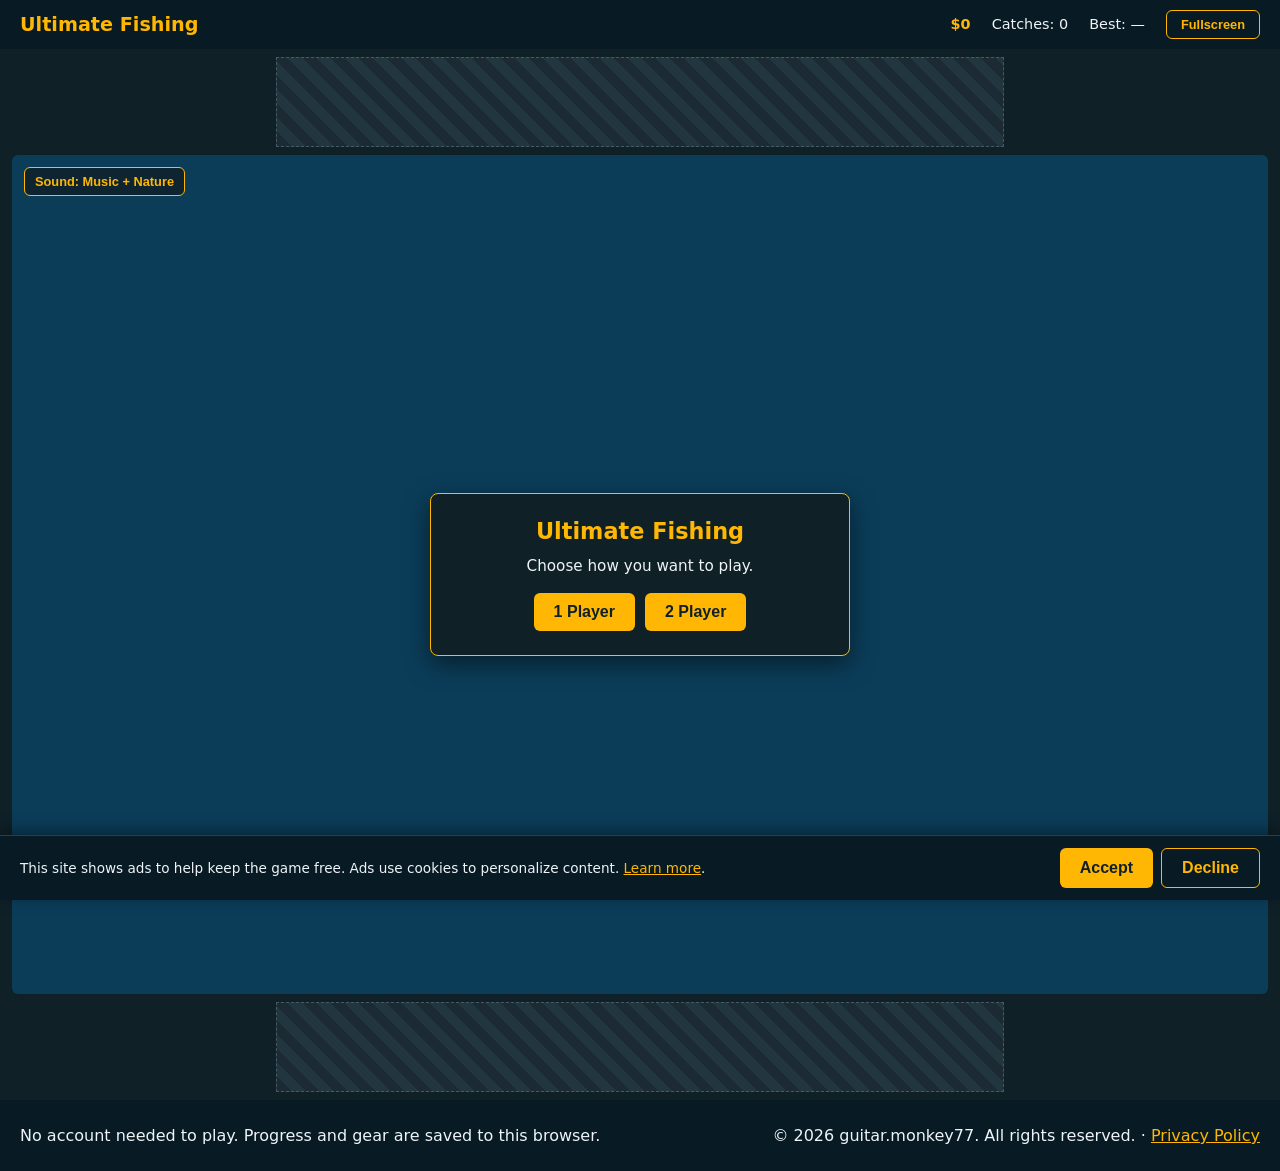
<file: index.html>
<!DOCTYPE html>
<html lang="en">
<head>
  <meta charset="UTF-8" />
  <meta name="viewport" content="width=device-width, initial-scale=1.0, viewport-fit=cover" />
  <title>Ultimate Fishing — Free 3D Browser Fishing Game</title>
  <meta name="description" content="Ultimate Fishing is a free 3D fishing game you can play in your browser. Cast from the dock, reel in 13 species, and upgrade your gear. No download or account needed." />
  <link rel="stylesheet" href="style.css" />
</head>
<body>
  <div id="app">
    <header id="top-bar">
      <h1>Ultimate Fishing</h1>
      <div id="hud-summary">
        <span id="currency-display" class="currency-display">$0</span>
        <span id="catch-count">Catches: 0</span>
        <span id="best-catch">Best: —</span>
        <button type="button" id="fullscreen-button" class="menu-button menu-button-secondary">Fullscreen</button>
      </div>
    </header>

    <div id="toast-stack"></div>

    <div id="ad-slot-top" class="ad-slot" data-ad-size="728x90">
      <!-- TODO: replace data-ad-client/data-ad-slot below with your real AdSense values -->
      <ins class="adsbygoogle" style="display:inline-block;width:728px;height:90px"
           data-ad-client="ca-pub-0000000000000000" data-ad-slot="0000000000"></ins>
    </div>

    <main id="game-layout">
      <div id="ad-slot-side" class="ad-slot ad-slot-vertical" data-ad-size="160x600">
        <ins class="adsbygoogle" style="display:inline-block;width:160px;height:600px"
             data-ad-client="ca-pub-0000000000000000" data-ad-slot="0000000000"></ins>
      </div>

      <div id="game-stage">
        <canvas id="game-canvas" width="900" height="600"></canvas>
        <div id="hud-overlay"></div>
        <div id="menu-overlay" class="overlay"></div>
        <div id="hud-overlay-p2"></div>
        <div id="menu-overlay-p2" class="overlay"></div>
      </div>
    </main>

    <div id="ad-slot-footer" class="ad-slot" data-ad-size="728x90">
      <ins class="adsbygoogle" style="display:inline-block;width:728px;height:90px"
           data-ad-client="ca-pub-0000000000000000" data-ad-slot="0000000000"></ins>
    </div>

    <footer id="bottom-bar">
      <p>No account needed to play. Progress and gear are saved to this browser.</p>
      <p>&copy; 2026 guitar.monkey77. All rights reserved. · <a href="privacy-policy.html">Privacy Policy</a></p>
    </footer>
  </div>

  <script type="importmap">
  {
    "imports": {
      "three": "./vendor/three/build/three.module.js",
      "three/addons/": "./vendor/three/addons/"
    }
  }
  </script>
  <script type="module" src="main.js"></script>
  <script type="module" src="ads.js"></script>
</body>
</html>
</file>
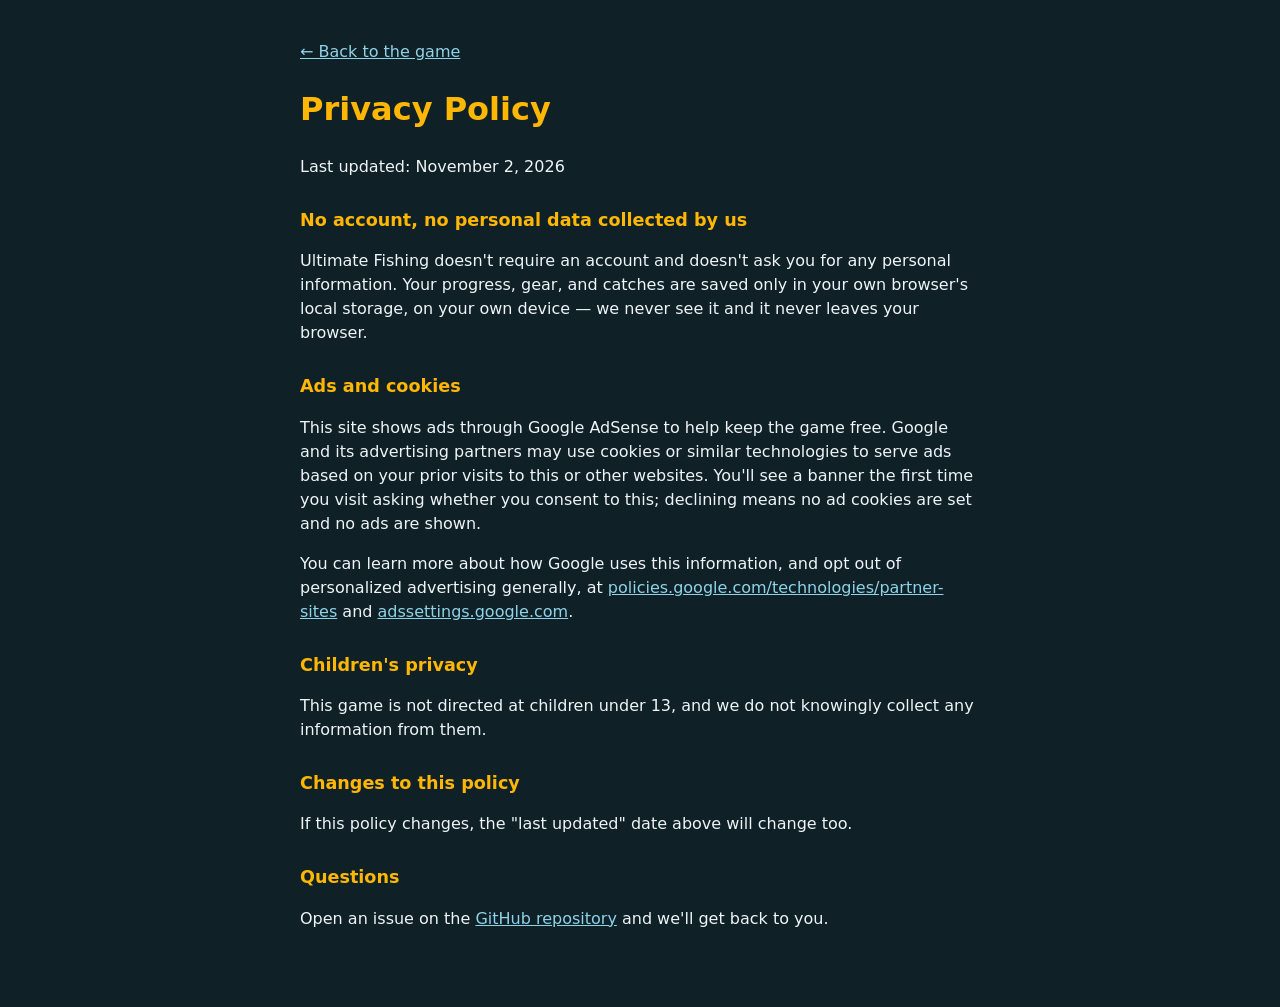
<file: privacy-policy.html>
<!DOCTYPE html>
<html lang="en">
<head>
  <meta charset="UTF-8" />
  <meta name="viewport" content="width=device-width, initial-scale=1.0" />
  <title>Privacy Policy — Ultimate Fishing</title>
  <link rel="stylesheet" href="style.css" />
  <style>
    .policy-page { max-width: 720px; margin: 0 auto; padding: 24px 20px 60px; line-height: 1.5; }
    .policy-page h1 { color: var(--color-ui-accent); }
    .policy-page h2 { color: var(--color-ui-accent); font-size: 1.1rem; margin-top: 28px; }
    .policy-page a { color: #8fd3e8; }
  </style>
</head>
<body>
  <div class="policy-page">
    <p><a href="index.html">&larr; Back to the game</a></p>
    <h1>Privacy Policy</h1>
    <p>Last updated: November 2, 2026</p>

    <h2>No account, no personal data collected by us</h2>
    <p>Ultimate Fishing doesn't require an account and doesn't ask you for any personal
    information. Your progress, gear, and catches are saved only in your own browser's
    local storage, on your own device — we never see it and it never leaves your browser.</p>

    <h2>Ads and cookies</h2>
    <p>This site shows ads through Google AdSense to help keep the game free. Google and
    its advertising partners may use cookies or similar technologies to serve ads based on
    your prior visits to this or other websites. You'll see a banner the first time you
    visit asking whether you consent to this; declining means no ad cookies are set and no
    ads are shown.</p>
    <p>You can learn more about how Google uses this information, and opt out of
    personalized advertising generally, at
    <a href="https://policies.google.com/technologies/partner-sites" target="_blank" rel="noopener">policies.google.com/technologies/partner-sites</a>
    and <a href="https://adssettings.google.com/" target="_blank" rel="noopener">adssettings.google.com</a>.</p>

    <h2>Children's privacy</h2>
    <p>This game is not directed at children under 13, and we do not knowingly collect any
    information from them.</p>

    <h2>Changes to this policy</h2>
    <p>If this policy changes, the "last updated" date above will change too.</p>

    <h2>Questions</h2>
    <p>Open an issue on the
    <a href="https://github.com/Monkeyboy1477/ultimate-fishing/issues" target="_blank" rel="noopener">GitHub repository</a>
    and we'll get back to you.</p>
  </div>
</body>
</html>
</file>
<file: style.css>
:root {
  --color-water-deep: #0b3d59;
  --color-water-surface: #1e6e8c;
  --color-sand: #d8c58f;
  --color-ui-bg: #0f2027;
  --color-ui-accent: #ffb703;
  --color-text: #eef4f7;
  --color-danger: #e63946;
}

* { box-sizing: border-box; }

body {
  margin: 0;
  background: var(--color-ui-bg);
  color: var(--color-text);
  font-family: system-ui, -apple-system, Segoe UI, Roboto, sans-serif;
}

#app {
  display: flex;
  flex-direction: column;
  min-height: 100vh;
}

#top-bar, #bottom-bar {
  display: flex;
  align-items: center;
  justify-content: space-between;
  padding: 10px 20px;
  background: #081a24;
}

#top-bar h1 { margin: 0; font-size: 1.2rem; color: var(--color-ui-accent); }

#hud-summary span { margin-left: 16px; font-size: 0.9rem; }

#fullscreen-button {
  margin-left: 16px;
  padding: 6px 14px;
  font-size: 0.8rem;
  vertical-align: middle;
}
#fullscreen-button[hidden] { display: none; }
/* Touch layouts already fill the screen edge-to-edge and the top bar is already cramped
   there (see .touch #top-bar below), so the button would only crowd it for little benefit. */
.touch #fullscreen-button { display: none; }

/* --- main.js/ui.js: toasts (daily bonus, achievement unlocks) --- */
#toast-stack {
  position: fixed;
  top: 12px;
  left: 50%;
  transform: translateX(-50%);
  z-index: 200;
  display: flex;
  flex-direction: column;
  align-items: center;
  gap: 8px;
  pointer-events: none;
}

.toast {
  background: rgba(15, 32, 39, 0.95);
  border: 1px solid var(--color-ui-accent);
  border-radius: 6px;
  padding: 10px 18px;
  font-size: 0.9rem;
  font-weight: 600;
  color: var(--color-text);
  box-shadow: 0 4px 16px rgba(0, 0, 0, 0.4);
  opacity: 0;
  transform: translateY(-10px);
  transition: opacity 0.3s, transform 0.3s;
  max-width: min(420px, 90vw);
  text-align: center;
}

.toast-visible { opacity: 1; transform: translateY(0); }

/* --- main.js: 2P shared-menu quick-access button (visible equivalent of Escape) --- */
#shared-menu-button {
  position: absolute;
  top: 12px;
  left: 50%;
  transform: translateX(-50%);
  z-index: 8;
  padding: 8px 16px;
  font-size: 0.85rem;
  background: rgba(15, 32, 39, 0.75);
}
#shared-menu-button[hidden] { display: none; }

/* --- ui.js: shop panel rewarded-ad button --- */
.ad-reward-button { margin-bottom: 10px; }

.ad-slot {
  display: flex;
  align-items: center;
  justify-content: center;
  background: repeating-linear-gradient(45deg, #1b2a33, #1b2a33 10px, #223640 10px, #223640 20px);
  border: 1px dashed #445b66;
  color: #7f97a3;
  font-size: 0.8rem;
  margin: 8px auto;
}

.ad-placeholder-label { opacity: 0.8; }

#bottom-bar a { color: var(--color-ui-accent); }

/* --- ads.js: cookie-consent banner for AdSense --- */
#ads-consent-banner {
  position: fixed;
  left: 0;
  right: 0;
  bottom: 0;
  z-index: 50;
  display: flex;
  flex-wrap: wrap;
  align-items: center;
  justify-content: space-between;
  gap: 12px;
  padding: 12px 20px;
  background: #081a24;
  border-top: 1px solid rgba(255, 255, 255, 0.15);
  box-shadow: 0 -4px 16px rgba(0, 0, 0, 0.4);
}

#ads-consent-banner p {
  margin: 0;
  font-size: 0.85rem;
  color: var(--color-text);
  flex: 1 1 280px;
}

#ads-consent-banner a { color: var(--color-ui-accent); }

.ads-consent-buttons {
  display: flex;
  gap: 8px;
  flex-shrink: 0;
}

#ad-slot-top, #ad-slot-footer {
  width: 728px;
  max-width: 95%;
  height: 90px;
}

#game-layout {
  display: flex;
  justify-content: center;
  gap: 12px;
  padding: 0 12px;
  flex: 1;
}

.ad-slot-vertical {
  width: 160px;
  height: 600px;
  flex-shrink: 0;
  display: none;
}

@media (min-width: 1300px) {
  .ad-slot-vertical { display: flex; }
}

/* The game fills the window below the title bar, so full screen means a full-screen game. */
#game-stage {
  position: relative;
  flex: 1;
  min-width: 0;
  height: calc(100vh - var(--top-bar-height, 46px) - 12px);
  min-height: 360px;
}

#game-canvas {
  width: 100%;
  height: 100%;
  background: var(--color-water-deep);
  display: block;
  border-radius: 6px;
}

#hud-overlay, #menu-overlay {
  position: absolute;
  inset: 0;
  pointer-events: none;
}

#menu-overlay.active, #hud-overlay.active { pointer-events: auto; }

/* ---- 2P split-screen: #hud-overlay-p2/#menu-overlay-p2 double as Player 2's panes.
   They stay hidden outside .split-screen so they never appear in single-player. ---- */
#hud-overlay-p2, #menu-overlay-p2 { display: none; }

#game-stage.split-screen #hud-overlay,
#game-stage.split-screen #menu-overlay { right: 50%; left: 0; }

/* The shared pause/shop menu (main.js's openSharedMenu) lives in #menu-overlay but should
   cover the whole stage, not just Player 1's half -- this overrides the confinement above
   back to full-width while #game-stage carries this class. */
#game-stage.split-screen.shared-menu-open #menu-overlay { left: 0; right: 0; }

#game-stage.split-screen #hud-overlay-p2,
#game-stage.split-screen #menu-overlay-p2 { position: absolute; top: 0; bottom: 0; left: 50%; right: 0; pointer-events: none; }
#game-stage.split-screen #hud-overlay-p2 { display: block; }
#game-stage.split-screen #menu-overlay-p2 { display: flex; align-items: center; justify-content: center; }
#game-stage.split-screen #menu-overlay-p2.active { pointer-events: auto; }
#game-stage.split-screen::after { content: ''; position: absolute; top: 0; bottom: 0; left: 50%; width: 2px; background: rgba(255,255,255,0.25); pointer-events: none; }

/* While the shared pause/shop menu is open (full-width, see the shared-menu-open rule above),
   Player 2's own idle/result overlay must never intercept clicks meant for the shared menu's
   content -- even though #menu-overlay-p2.active normally re-enables pointer-events, which it
   stays while P2's own panel is simply sitting underneath the (now full-width) shared menu.
   Matches that rule's specificity (two IDs + two classes) and comes after it, so this wins. */
#game-stage.split-screen.shared-menu-open #hud-overlay-p2,
#game-stage.split-screen.shared-menu-open #menu-overlay-p2 { pointer-events: none; }

/* ---- render.js: HUD overlay panels (appended, scoped to hud- prefix) ---- */
.hud-panel {
  position: absolute;
  display: none;
  flex-direction: column;
  gap: 4px;
  background: rgba(15, 32, 39, 0.75);
  border: 1px solid rgba(255, 255, 255, 0.15);
  border-radius: 6px;
  padding: 8px 10px;
  font-size: 0.75rem;
  color: var(--color-text);
}

.hud-panel.visible { display: flex; }

.hud-power-panel { left: 4%; bottom: 5%; width: 26%; min-width: 120px; }

.hud-fight-panel { right: 4%; top: 4%; width: 34%; min-width: 150px; }

/* Per-player currency/catch count, shown only in 2P Competitive mode (see render.js's
   state.playerStats) -- sits opposite the fight panel so it doesn't collide with it. */
.hud-stats-panel { left: 4%; top: 4%; width: auto; min-width: 110px; }
.hud-stats-currency { color: var(--color-ui-accent); font-weight: 700; }

.hud-reel-hint { left: 50%; bottom: 5%; transform: translateX(-50%); white-space: nowrap; }

.hud-label { opacity: 0.85; }

.hud-species-name { font-weight: 600; color: var(--color-ui-accent); }

.hud-bar-track {
  position: relative;
  width: 100%;
  height: 10px;
  background: rgba(255, 255, 255, 0.12);
  border-radius: 5px;
  overflow: hidden;
}

.hud-bar-fill {
  position: absolute;
  left: 0;
  top: 0;
  height: 100%;
  width: 0%;
  border-radius: 5px;
  transition: width 0.05s linear, background-color 0.1s linear;
}

.hud-power-fill { background: var(--color-ui-accent); }

.hud-tension-fill { background: var(--color-danger); }

.hud-stamina-fill { background: #5fbf6e; }

.hud-distance-row { opacity: 0.85; }

/* --- ui.js: start screen / catch-result overlay panels --- */
#menu-overlay {
  display: flex;
  align-items: center;
  justify-content: center;
}

.menu-panel {
  background: var(--color-ui-bg);
  border: 1px solid var(--color-ui-accent);
  border-radius: 8px;
  padding: 24px 32px;
  max-width: 420px;
  width: 90%;
  text-align: center;
  box-shadow: 0 8px 24px rgba(0, 0, 0, 0.5);
}

.menu-panel-title {
  margin: 0 0 12px;
  color: var(--color-ui-accent);
  font-size: 1.4rem;
}

.menu-panel-text {
  margin: 0 0 16px;
  color: var(--color-text);
  font-size: 0.95rem;
  line-height: 1.4;
}

.menu-panel-note {
  margin: 0 0 16px;
  color: var(--color-ui-accent);
  font-weight: 600;
}

.menu-panel-result.menu-panel-fail .menu-panel-title {
  color: var(--color-danger);
}

.menu-button {
  background: var(--color-ui-accent);
  color: var(--color-ui-bg);
  border: none;
  border-radius: 6px;
  padding: 10px 20px;
  font-size: 1rem;
  font-weight: 600;
  cursor: pointer;
}

.menu-button:hover {
  filter: brightness(1.1);
}

.menu-button:disabled {
  opacity: 0.45;
  cursor: not-allowed;
  filter: none;
}

.menu-button-row {
  display: flex;
  gap: 10px;
  justify-content: center;
  flex-wrap: wrap;
}

.menu-button-secondary {
  background: transparent;
  color: var(--color-ui-accent);
  border: 1px solid var(--color-ui-accent);
}

.menu-player-tabs { display: flex; gap: 8px; margin-bottom: 12px; }
.menu-player-tabs .active { border-color: var(--color-ui-accent); }

.currency-display {
  color: var(--color-ui-accent);
  font-weight: 700;
}

/* --- ui.js: shop panel --- */
.menu-panel-shop {
  position: relative;
  z-index: 6;
  max-width: 800px;
  max-height: 96%;
  overflow-y: auto;
  padding: 14px 20px;
}

.menu-panel-shop .menu-panel-title { margin-bottom: 4px; }
.menu-panel-shop .menu-panel-note { margin-bottom: 8px; }
.menu-panel-shop > .menu-button { margin-top: 10px; }

.gear-tabs {
  display: flex;
  justify-content: center;
  gap: 6px;
  margin-bottom: 10px;
}

.gear-tab {
  background: transparent;
  color: var(--color-text);
  border: 1px solid rgba(255, 255, 255, 0.25);
  border-radius: 6px;
  padding: 6px 18px;
  font-size: 0.9rem;
  cursor: pointer;
}

.gear-tab[aria-selected="true"] {
  background: var(--color-ui-accent);
  border-color: var(--color-ui-accent);
  color: var(--color-ui-bg);
  font-weight: 600;
}

.gear-card-stat {
  color: #8fd3e8;
  font-size: 0.76rem;
  font-weight: 600;
}

/* Sits low in the stage so the caught fish stays visible above it. */
.menu-panel-result {
  align-self: flex-end;
  margin-bottom: 12px;
  padding: 10px 18px;
  max-width: 440px;
}

.menu-panel-result .menu-panel-title { margin-bottom: 4px; font-size: 1.15rem; }
.menu-panel-result .menu-panel-text { margin-bottom: 4px; }
.menu-panel-result .menu-panel-note { margin-bottom: 8px; font-size: 0.85rem; }

.rarity-badge {
  display: inline-block;
  margin-bottom: 4px;
  padding: 1px 10px;
  border-radius: 999px;
  font-size: 0.7rem;
  font-weight: 700;
  letter-spacing: 0.06em;
  text-transform: uppercase;
  background: rgba(255, 255, 255, 0.14);
}

.rarity-badge-2 { background: #2f7d4f; }
.rarity-badge-3 { background: #2a6cb0; }
.rarity-badge-4 { background: #7a3fb5; }
.rarity-badge-5 { background: #e08a1e; color: #1b1205; }
.rarity-badge-6 { background: linear-gradient(90deg, #ff4d6d, #c84bd6, #4bc8ff); }

.menu-panel-tier-5 {
  border: 2px solid #ffb703;
  box-shadow: 0 0 22px rgba(255, 183, 3, 0.65);
}

.menu-panel-tier-6 {
  border: 2px solid #ff6fd8;
  box-shadow: 0 0 30px rgba(200, 75, 214, 0.85);
  animation: mythic-glow 1.4s ease-in-out infinite alternate;
}

@keyframes mythic-glow {
  to { box-shadow: 0 0 44px rgba(75, 200, 255, 0.95); }
}

@media (prefers-reduced-motion: reduce) {
  .menu-panel-tier-6 { animation: none; }
}

.hud-species-giant {
  color: #ff8fe3;
  text-shadow: 0 0 8px rgba(255, 111, 216, 0.8);
}

.gear-section {
  margin: 18px 0;
  text-align: left;
}

.gear-section-title {
  margin: 0 0 10px;
  color: var(--color-text);
  font-size: 1rem;
  border-bottom: 1px solid rgba(255, 255, 255, 0.15);
  padding-bottom: 4px;
}

.gear-card-row {
  display: grid;
  grid-template-columns: repeat(auto-fit, minmax(165px, 1fr));
  text-align: left;
  gap: 10px;
}

.gear-card {
  background: rgba(255, 255, 255, 0.04);
  border: 1px solid rgba(255, 255, 255, 0.12);
  border-radius: 6px;
  padding: 10px;
  display: flex;
  flex-direction: column;
  gap: 6px;
}

.gear-card-equipped {
  border-color: var(--color-ui-accent);
  background: rgba(255, 183, 3, 0.08);
}

.gear-card-name {
  font-weight: 700;
  color: var(--color-text);
  font-size: 0.9rem;
}

.gear-card-desc {
  color: #aebfc9;
  font-size: 0.78rem;
  line-height: 1.3;
  flex: 1;
}

.gear-card-price {
  color: var(--color-ui-accent);
  font-weight: 600;
  font-size: 0.85rem;
}

.gear-card-button {
  padding: 6px 10px;
  font-size: 0.85rem;
}

.idle-menu-buttons {
  position: absolute;
  top: 12px;
  right: 12px;
  display: flex;
  gap: 8px;
}

.idle-menu-buttons .menu-button { background: rgba(15, 32, 39, 0.75); }
.idle-menu-buttons[hidden] { display: none; }

@media (max-width: 600px) {
  .idle-menu-buttons { top: 62px; }
}

.menu-panel-location {
  margin: -6px 0 10px;
  color: #8fd3e8;
  font-size: 0.75rem;
  opacity: 0.85;
}

.touch .menu-panel-location { margin: -4px 0 6px; }
.touch .menu-button-row { gap: 6px; }
.touch .menu-button-row .menu-button { padding: 8px 12px; font-size: 0.9rem; }
.touch .idle-menu-buttons { gap: 6px; }
.touch .idle-menu-buttons .menu-button { padding: 6px 10px; font-size: 0.85rem; min-height: 40px; }

/* --- ui.js: Fish Book --- */
.book-card {
  background: rgba(255, 255, 255, 0.04);
  border: 1px solid var(--color-ui-accent);
  border-radius: 6px;
  padding: 10px;
  display: flex;
  flex-direction: column;
  gap: 4px;
}

.book-picture {
  width: 100%;
  aspect-ratio: 2;
  object-fit: contain;
}

.book-card-unknown { border-color: rgba(255, 255, 255, 0.12); }
.book-card-unknown .book-picture { filter: brightness(0) opacity(0.55); }
.book-card-unknown .gear-card-name { color: #7f97a3; }
.book-card-unknown .gear-card-stat { color: #7f97a3; }

/* --- render.js: warning during a giant's run --- */
.hud-run-warning {
  left: 50%;
  top: 40%;
  transform: translateX(-50%);
  white-space: nowrap;
  padding: 8px 16px;
  font-size: 1rem;
  font-weight: 800;
  color: #fff;
  background: rgba(230, 57, 70, 0.92);
  border-color: #fff;
}

/* --- touchControls.js: on-screen buttons, hidden until body.touch --- */
#touch-controls { display: none; }

.touch #touch-controls.visible {
  position: absolute;
  inset: 0;
  z-index: 4;
  display: flex;
  align-items: flex-end;
  justify-content: space-between;
  padding: 0 max(14px, env(safe-area-inset-right)) max(14px, env(safe-area-inset-bottom)) max(14px, env(safe-area-inset-left));
  pointer-events: none;
}

.touch-button {
  pointer-events: auto;
  touch-action: none;
  border: 2px solid rgba(255, 255, 255, 0.7);
  border-radius: 50%;
  color: #fff;
  font-weight: 800;
  background: rgba(15, 32, 39, 0.72);
  -webkit-tap-highlight-color: transparent;
}

.touch-button.pressed { transform: scale(0.94); filter: brightness(1.35); }

.touch-aim-group { display: flex; gap: 10px; }
.touch-aim-group.disabled { opacity: 0.35; }
.touch-aim { width: 64px; height: 64px; font-size: 1.3rem; }

.touch-action {
  width: 104px;
  height: 104px;
  font-size: 1.2rem;
  letter-spacing: 0.04em;
  color: var(--color-ui-bg);
  background: var(--color-ui-accent);
  border-color: #fff;
}

.touch-action.reel { color: #fff; background: #1e8a6e; }

/* --- Phone and tablet layout: the game fills the screen with no page scrolling --- */
.touch,
.touch #game-canvas {
  -webkit-user-select: none;
  user-select: none;
  -webkit-touch-callout: none;
}

.touch { overflow: hidden; overscroll-behavior: none; }

.touch #app { height: 100dvh; min-height: 0; }

.touch .ad-slot,
.touch #bottom-bar { display: none; }

.touch #top-bar {
  padding: 4px max(12px, env(safe-area-inset-right)) 4px max(12px, env(safe-area-inset-left));
}

.touch #top-bar h1 { font-size: 0.95rem; white-space: nowrap; }
.touch #hud-summary { white-space: nowrap; overflow: hidden; }
.touch #hud-summary span { margin-left: 10px; font-size: 0.75rem; }
.touch #best-catch { display: none; }

.touch #game-layout { padding: 0; gap: 0; min-height: 0; }
.touch #game-stage { width: 100%; height: 100%; }

.touch #game-canvas {
  position: absolute;
  inset: 0;
  width: 100%;
  height: 100%;
  border-radius: 0;
  touch-action: none;
}

.touch .hud-power-panel { left: 50%; bottom: 14px; width: 30%; transform: translateX(-50%); }
.touch .hud-reel-hint { bottom: 20px; }
.touch .hud-fight-panel { top: 8px; right: 8px; width: 40%; padding: 5px 8px; font-size: 0.68rem; }

.touch .menu-panel { padding: 14px 18px; max-height: 96%; overflow-y: auto; }
.touch .menu-panel-text { font-size: 0.85rem; margin-bottom: 10px; }
.touch .menu-button { min-height: 44px; }
.touch .gear-card-button { min-height: 40px; }

/* Upright phones: a square view on top, with the buttons in their own band below it. */
@media (orientation: portrait) {
  .touch #game-canvas { height: auto; aspect-ratio: 1; }
  .touch #hud-overlay { bottom: auto; aspect-ratio: 1; width: 100%; }
  .touch #touch-controls.visible { align-items: flex-end; padding-bottom: max(40px, env(safe-area-inset-bottom)); }
  .touch .touch-aim { width: 76px; height: 76px; }
  .touch .touch-action { width: 124px; height: 124px; }
}

/* --- render.js: notice when no fish on this map will take the equipped lure --- */
.hud-lure-hint {
  left: 50%;
  top: 64px;
  transform: translateX(-50%);
  width: max-content;
  max-width: min(360px, 90%);
  box-sizing: border-box;
  text-align: center;
  padding: 8px 14px;
  font-size: 0.85rem;
  font-weight: 600;
  line-height: 1.3;
  color: #fff;
  background: rgba(150, 90, 10, 0.92);
  border-color: var(--color-ui-accent);
  pointer-events: none;
  z-index: 4;
}

@media (max-width: 600px) {
  .hud-lure-hint { top: 116px; max-width: 86%; }
}

.touch .hud-lure-hint { top: 62px; font-size: 0.75rem; padding: 5px 10px; max-width: min(300px, 90%); }

@media (orientation: portrait) {
  .touch .hud-lure-hint { top: 116px; max-width: 86%; }
}

@media (orientation: portrait) {
  .touch .menu-button-row .menu-button { padding: 8px 8px; font-size: 0.85rem; }
  .touch .menu-button-row { gap: 5px; }
}
</file>
